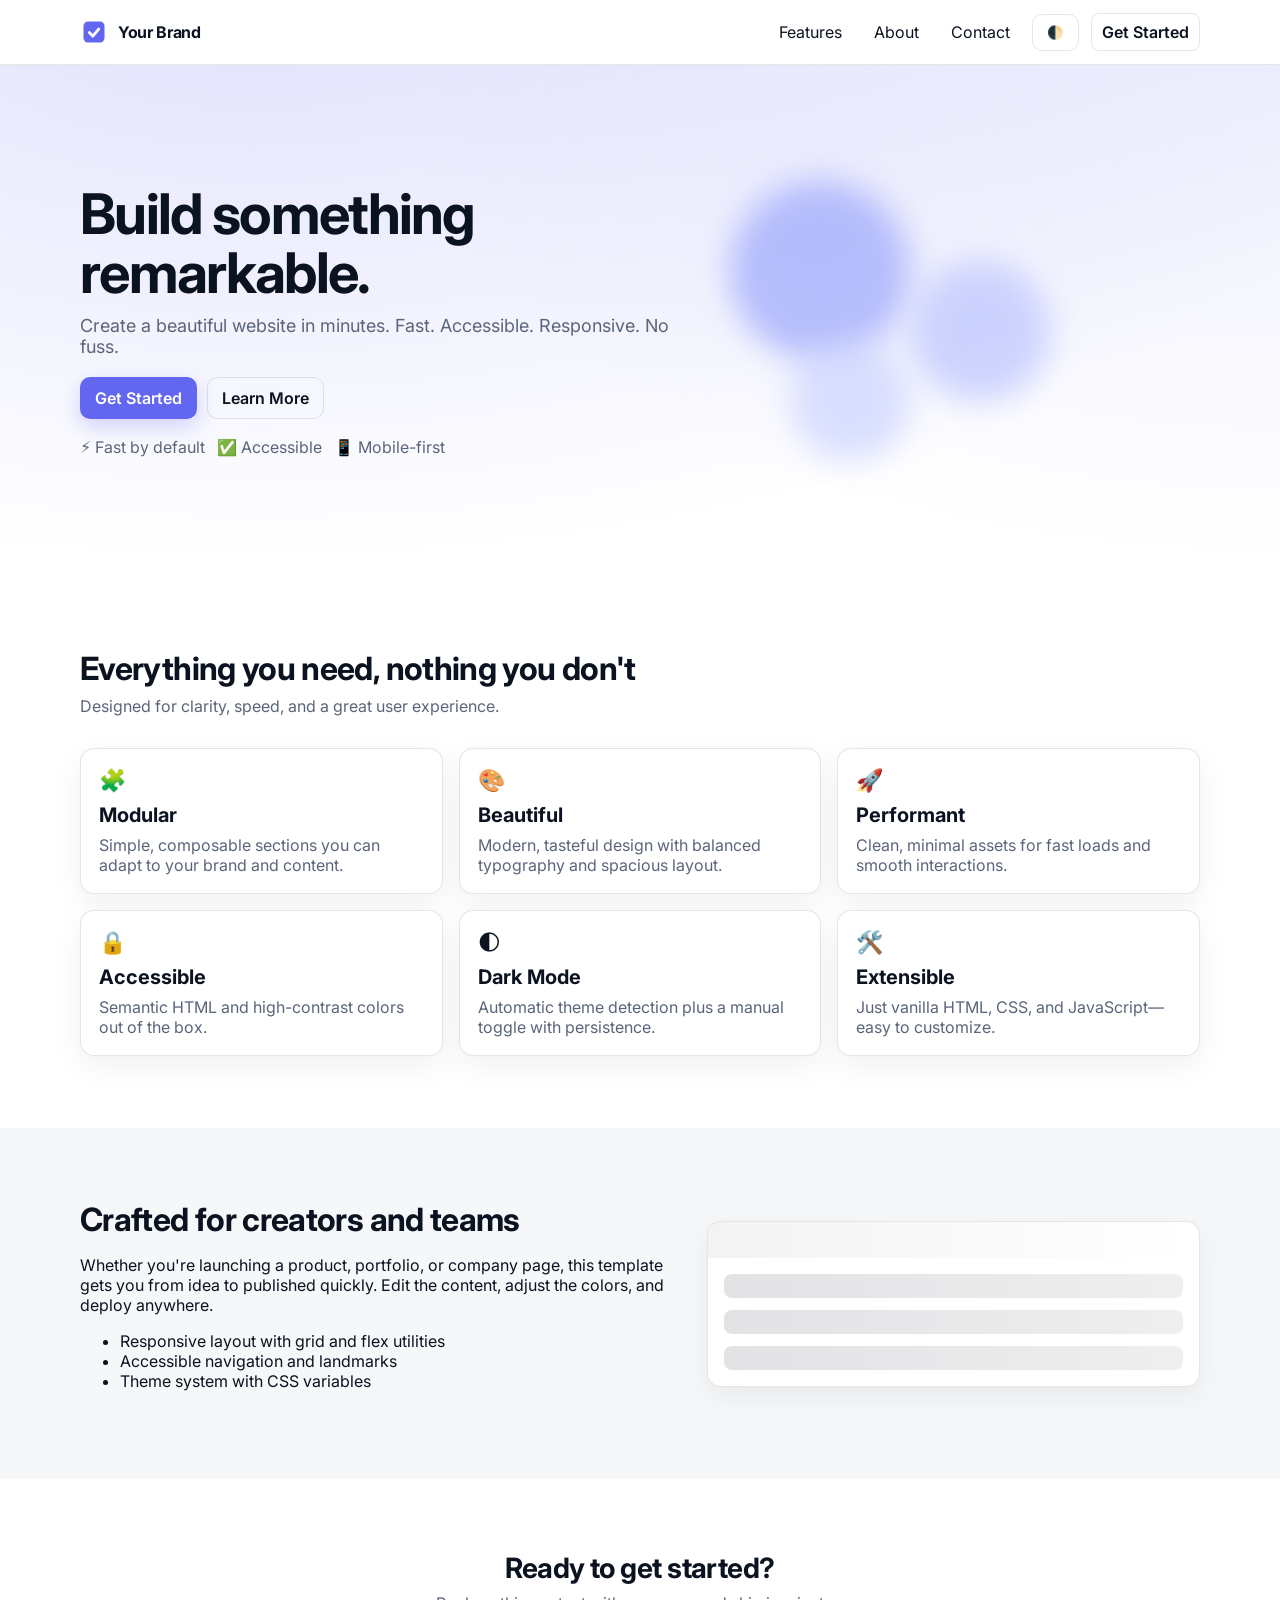
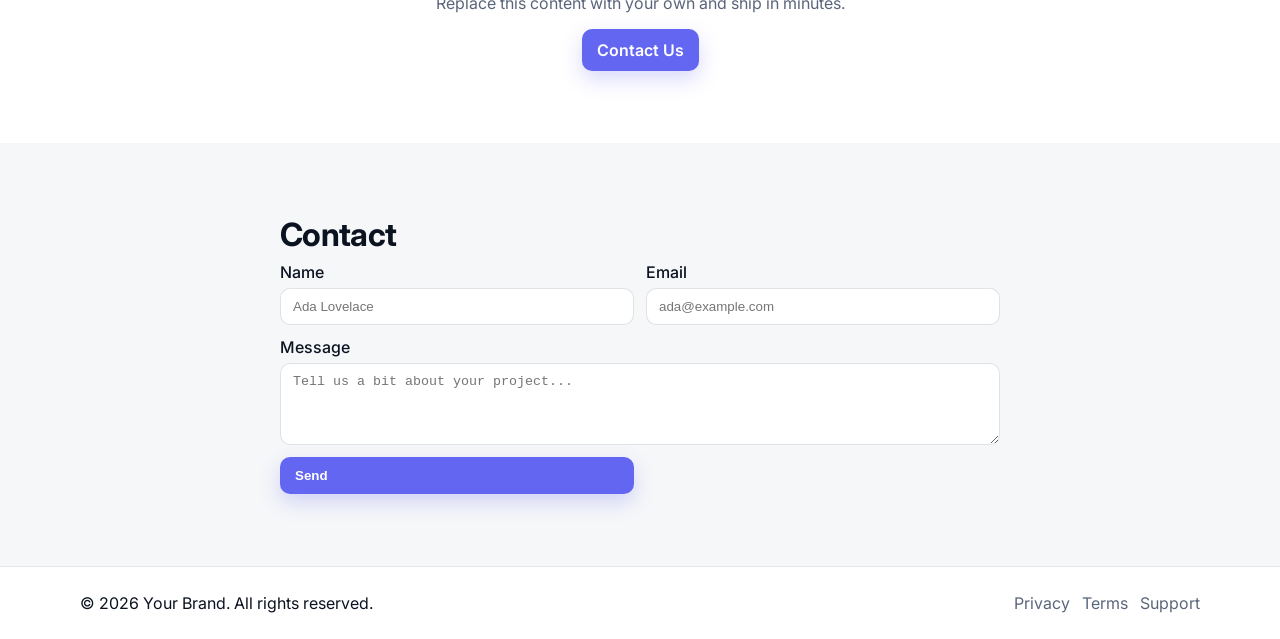
<file: website/index.html>
<!doctype html>
<html lang="en" data-theme="system">
  <head>
    <meta charset="utf-8" />
    <meta name="viewport" content="width=device-width, initial-scale=1" />
    <meta name="description" content="A modern, fast, and responsive website template." />
    <meta name="theme-color" content="#111827" />
    <title>Your Brand — Modern, Fast Website</title>
    <link rel="preconnect" href="https://fonts.googleapis.com">
    <link rel="preconnect" href="https://fonts.gstatic.com" crossorigin>
    <link href="https://fonts.googleapis.com/css2?family=Inter:wght@400;500;600;700;800&display=swap" rel="stylesheet">
    <link rel="stylesheet" href="./styles.css" />
  </head>
  <body>
    <header class="site-header">
      <div class="container header-inner">
        <a href="#" class="brand" aria-label="Your Brand">
          <span class="logo" aria-hidden="true">
            <!-- Simple inline logo -->
            <svg width="28" height="28" viewBox="0 0 24 24" fill="none" xmlns="http://www.w3.org/2000/svg">
              <rect x="3" y="3" width="18" height="18" rx="4" class="logo-outer"/>
              <path d="M8 12.5L11 15.5L16 9.5" class="logo-check"/>
            </svg>
          </span>
          <span class="brand-name">Your Brand</span>
        </a>

        <button class="nav-toggle" id="nav-toggle" aria-label="Toggle menu" aria-expanded="false">
          <span class="bar"></span>
          <span class="bar"></span>
          <span class="bar"></span>
        </button>

        <nav class="nav" id="site-nav" aria-label="Primary">
          <a href="#features">Features</a>
          <a href="#about">About</a>
          <a href="#contact">Contact</a>
          <button class="btn btn-ghost" id="theme-toggle" aria-label="Toggle theme">🌓</button>
          <a class="btn" href="#get-started">Get Started</a>
        </nav>
      </div>
    </header>

    <main>
      <section class="hero">
        <div class="container hero-inner">
          <div class="hero-content">
            <h1>Build something remarkable.</h1>
            <p>Create a beautiful website in minutes. Fast. Accessible. Responsive. No fuss.</p>
            <div class="hero-cta">
              <a class="btn btn-primary" href="#get-started">Get Started</a>
              <a class="btn btn-ghost" href="#features">Learn More</a>
            </div>
            <div class="hero-badges">
              <span>⚡ Fast by default</span>
              <span>✅ Accessible</span>
              <span>📱 Mobile-first</span>
            </div>
          </div>
          <div class="hero-art" aria-hidden="true">
            <div class="orb orb-1"></div>
            <div class="orb orb-2"></div>
            <div class="orb orb-3"></div>
          </div>
        </div>
      </section>

      <section id="features" class="section">
        <div class="container">
          <h2>Everything you need, nothing you don't</h2>
          <p class="section-lead">Designed for clarity, speed, and a great user experience.</p>
          <div class="features-grid">
            <article class="card">
              <div class="card-icon">🧩</div>
              <h3>Modular</h3>
              <p>Simple, composable sections you can adapt to your brand and content.</p>
            </article>
            <article class="card">
              <div class="card-icon">🎨</div>
              <h3>Beautiful</h3>
              <p>Modern, tasteful design with balanced typography and spacious layout.</p>
            </article>
            <article class="card">
              <div class="card-icon">🚀</div>
              <h3>Performant</h3>
              <p>Clean, minimal assets for fast loads and smooth interactions.</p>
            </article>
            <article class="card">
              <div class="card-icon">🔒</div>
              <h3>Accessible</h3>
              <p>Semantic HTML and high-contrast colors out of the box.</p>
            </article>
            <article class="card">
              <div class="card-icon">🌓</div>
              <h3>Dark Mode</h3>
              <p>Automatic theme detection plus a manual toggle with persistence.</p>
            </article>
            <article class="card">
              <div class="card-icon">🛠️</div>
              <h3>Extensible</h3>
              <p>Just vanilla HTML, CSS, and JavaScript—easy to customize.</p>
            </article>
          </div>
        </div>
      </section>

      <section id="about" class="section section-alt">
        <div class="container">
          <div class="about-grid">
            <div>
              <h2>Crafted for creators and teams</h2>
              <p>Whether you're launching a product, portfolio, or company page, this template gets you from idea to published quickly. Edit the content, adjust the colors, and deploy anywhere.</p>
              <ul class="checklist">
                <li>Responsive layout with grid and flex utilities</li>
                <li>Accessible navigation and landmarks</li>
                <li>Theme system with CSS variables</li>
              </ul>
            </div>
            <div class="about-media" aria-hidden="true">
              <div class="mockup">
                <div class="mockup-header"></div>
                <div class="mockup-body">
                  <div class="skeleton"></div>
                  <div class="skeleton"></div>
                  <div class="skeleton"></div>
                </div>
              </div>
            </div>
          </div>
        </div>
      </section>

      <section id="get-started" class="section">
        <div class="container cta">
          <h2>Ready to get started?</h2>
          <p>Replace this content with your own and ship in minutes.</p>
          <a class="btn btn-primary" href="#contact">Contact Us</a>
        </div>
      </section>

      <section id="contact" class="section section-alt">
        <div class="container contact">
          <h2>Contact</h2>
          <form class="contact-form" onsubmit="return false;">
            <label>
              <span>Name</span>
              <input type="text" placeholder="Ada Lovelace" required />
            </label>
            <label>
              <span>Email</span>
              <input type="email" placeholder="ada@example.com" required />
            </label>
            <label class="full">
              <span>Message</span>
              <textarea rows="4" placeholder="Tell us a bit about your project..."></textarea>
            </label>
            <button class="btn btn-primary" type="submit">Send</button>
          </form>
        </div>
      </section>
    </main>

    <footer class="site-footer">
      <div class="container footer-inner">
        <p>© <span id="year"></span> Your Brand. All rights reserved.</p>
        <nav class="footer-nav" aria-label="Footer">
          <a href="#">Privacy</a>
          <a href="#">Terms</a>
          <a href="#">Support</a>
        </nav>
      </div>
    </footer>

    <script src="./script.js" defer></script>
  </body>
</html>
</file>
<file: website/styles.css>
:root {
  /* Light theme colors */
  --color-bg: #ffffff;
  --color-bg-alt: #f6f7f9;
  --color-text: #0b1220;
  --color-muted: #5b657a;
  --color-primary: #6366f1; /* indigo-500 */
  --color-primary-600: #5457ed;
  --color-ring: rgba(99, 102, 241, 0.35);
  --color-card: #ffffff;
  --shadow-soft: 0 10px 30px rgba(0, 0, 0, 0.06);
}

@media (prefers-color-scheme: dark) {
  :root {
    --color-bg: #0b1220;
    --color-bg-alt: #0f172a; /* slate-900 */
    --color-text: #e5e7eb;
    --color-muted: #a1a1aa;
    --color-primary: #818cf8; /* indigo-400 */
    --color-primary-600: #a5b4fc;
    --color-ring: rgba(129, 140, 248, 0.35);
    --color-card: #0d1426;
    --shadow-soft: 0 10px 30px rgba(0, 0, 0, 0.35);
  }
}

/* Base */
* { box-sizing: border-box; }
html, body { height: 100%; }
html { scroll-behavior: smooth; }
body {
  margin: 0;
  font-family: Inter, ui-sans-serif, system-ui, -apple-system, Segoe UI, Roboto, Noto Sans, Ubuntu, Cantarell, Helvetica Neue, Arial, "Apple Color Emoji", "Segoe UI Emoji";
  color: var(--color-text);
  background: var(--color-bg);
  -webkit-font-smoothing: antialiased;
  -moz-osx-font-smoothing: grayscale;
}

img, svg { display: block; }

.container {
  width: min(1120px, 90%);
  margin-inline: auto;
}

.section { padding: 72px 0; }
.section-alt { background: var(--color-bg-alt); }
.section h2 { margin: 0 0 8px; font-size: 32px; letter-spacing: -0.02em; }
.section .section-lead { margin: 0 0 32px; color: var(--color-muted); }

/* Header */
.site-header {
  position: sticky;
  top: 0;
  z-index: 50;
  backdrop-filter: saturate(180%) blur(8px);
  background: color-mix(in oklab, var(--color-bg) 80%, transparent);
  border-bottom: 1px solid color-mix(in oklab, var(--color-text) 10%, transparent);
}
.header-inner {
  display: flex;
  align-items: center;
  justify-content: space-between;
  height: 64px;
}
.brand {
  display: inline-flex;
  align-items: center;
  gap: 10px;
  text-decoration: none;
  color: inherit;
  font-weight: 700;
}
.logo-outer { fill: var(--color-primary); }
.logo-check { stroke: white; stroke-width: 2.5; stroke-linecap: round; stroke-linejoin: round; }
.brand-name { letter-spacing: -0.02em; }

.nav { display: flex; align-items: center; gap: 12px; }
.nav a { text-decoration: none; color: var(--color-text); padding: 8px 10px; border-radius: 8px; }
.nav a:hover { background: var(--color-bg-alt); }

.nav-toggle { display: none; background: none; border: 0; padding: 8px; border-radius: 8px; }
.nav-toggle .bar { display: block; width: 22px; height: 2px; background: var(--color-text); margin: 4px 0; border-radius: 2px; }

/* Buttons */
.btn { display: inline-flex; align-items: center; gap: 8px; padding: 10px 14px; border-radius: 10px; text-decoration: none; font-weight: 600; border: 1px solid color-mix(in oklab, var(--color-text) 10%, transparent); }
.btn:hover { transform: translateY(-1px); }
.btn:active { transform: translateY(0); }
.btn:focus-visible { outline: 3px solid var(--color-ring); outline-offset: 2px; }

.btn-ghost { background: transparent; color: var(--color-text); }
.btn-primary { background: var(--color-primary); color: white; border-color: transparent; box-shadow: 0 8px 20px color-mix(in oklab, var(--color-primary) 25%, transparent); }
.btn-primary:hover { background: var(--color-primary-600); }

/* Hero */
.hero { padding: 96px 0; background: radial-gradient(1200px 600px at 20% -20%, color-mix(in oklab, var(--color-primary) 20%, transparent), transparent), radial-gradient(900px 500px at 100% 0%, color-mix(in oklab, var(--color-primary) 10%, transparent), transparent); }
.hero-inner { display: grid; grid-template-columns: 1.1fr 0.9fr; align-items: center; gap: 32px; }
.hero-content h1 { font-size: clamp(36px, 5vw, 56px); line-height: 1.05; margin: 0 0 12px; letter-spacing: -0.03em; }
.hero-content p { margin: 0 0 20px; font-size: 18px; color: var(--color-muted); }
.hero-cta { display: flex; gap: 10px; align-items: center; }
.hero-badges { margin-top: 18px; display: flex; gap: 12px; flex-wrap: wrap; color: var(--color-muted); }

.hero-art { position: relative; height: 320px; }
.orb { position: absolute; border-radius: 999px; filter: blur(16px); opacity: 0.7; }
.orb-1 { width: 180px; height: 180px; background: color-mix(in oklab, var(--color-primary) 60%, white); top: 20px; left: 20px; animation: float 8s ease-in-out infinite; }
.orb-2 { width: 140px; height: 140px; background: color-mix(in oklab, var(--color-primary) 40%, white); top: 100px; left: 200px; animation: float 10s ease-in-out infinite reverse; }
.orb-3 { width: 120px; height: 120px; background: color-mix(in oklab, var(--color-primary) 30%, white); top: 180px; left: 80px; animation: float 12s ease-in-out infinite; }

@keyframes float {
  0%, 100% { transform: translateY(0); }
  50% { transform: translateY(-14px); }
}

/* Features */
.features-grid { display: grid; grid-template-columns: repeat(3, 1fr); gap: 16px; }
.card { padding: 18px; background: var(--color-card); border: 1px solid color-mix(in oklab, var(--color-text) 10%, transparent); border-radius: 14px; box-shadow: var(--shadow-soft); transition: transform 160ms ease, box-shadow 160ms ease; }
.card:hover { transform: translateY(-3px); box-shadow: 0 16px 40px rgba(0,0,0,0.08); }
.card-icon { font-size: 22px; }
.card h3 { margin: 10px 0 8px; font-size: 20px; }
.card p { margin: 0; color: var(--color-muted); }

/* About */
.about-grid { display: grid; grid-template-columns: 1.1fr 0.9fr; gap: 24px; align-items: center; }
.mockup { border-radius: 14px; border: 1px solid color-mix(in oklab, var(--color-text) 10%, transparent); background: var(--color-card); box-shadow: var(--shadow-soft); overflow: hidden; }
.mockup-header { height: 36px; background: linear-gradient(90deg, color-mix(in oklab, var(--color-text) 5%, transparent), transparent); }
.mockup-body { padding: 16px; display: grid; gap: 12px; }
.skeleton { height: 24px; border-radius: 8px; background: linear-gradient(90deg, color-mix(in oklab, var(--color-text) 12%, transparent), color-mix(in oklab, var(--color-text) 6%, transparent) 60%, color-mix(in oklab, var(--color-text) 12%, transparent)); background-size: 200% 100%; animation: shimmer 1.6s infinite; }

@keyframes shimmer {
  0% { background-position: 200% 0; }
  100% { background-position: -200% 0; }
}

/* CTA */
.cta { text-align: center; }
.cta h2 { margin: 0 0 8px; font-size: 28px; }
.cta p { margin: 0 0 16px; color: var(--color-muted); }

/* Contact */
.contact { max-width: 720px; }
.contact-form { display: grid; grid-template-columns: 1fr 1fr; gap: 12px; }
.contact-form label { display: grid; gap: 6px; font-weight: 500; }
.contact-form label.full { grid-column: 1 / -1; }
.contact-form input, .contact-form textarea {
  padding: 10px 12px;
  border-radius: 10px;
  border: 1px solid color-mix(in oklab, var(--color-text) 12%, transparent);
  background: var(--color-card);
  color: var(--color-text);
}
.contact-form input:focus-visible, .contact-form textarea:focus-visible { outline: 3px solid var(--color-ring); outline-offset: 2px; }

/* Footer */
.site-footer { border-top: 1px solid color-mix(in oklab, var(--color-text) 10%, transparent); }
.footer-inner { height: 72px; display: flex; align-items: center; justify-content: space-between; gap: 16px; }
.footer-nav { display: flex; gap: 12px; }
.footer-nav a { text-decoration: none; color: var(--color-muted); }
.footer-nav a:hover { color: var(--color-text); }

/* Responsive */
@media (max-width: 960px) {
  .hero-inner { grid-template-columns: 1fr; }
  .about-grid { grid-template-columns: 1fr; }
}

@media (max-width: 720px) {
  .features-grid { grid-template-columns: 1fr 1fr; }
  .contact-form { grid-template-columns: 1fr; }
  .nav { position: absolute; right: 16px; top: 64px; background: var(--color-card); border: 1px solid color-mix(in oklab, var(--color-text) 10%, transparent); padding: 10px; border-radius: 12px; box-shadow: var(--shadow-soft); display: none; }
  .nav.open { display: grid; grid-auto-rows: min-content; gap: 6px; }
  .nav-toggle { display: inline-block; }
}
</file>
